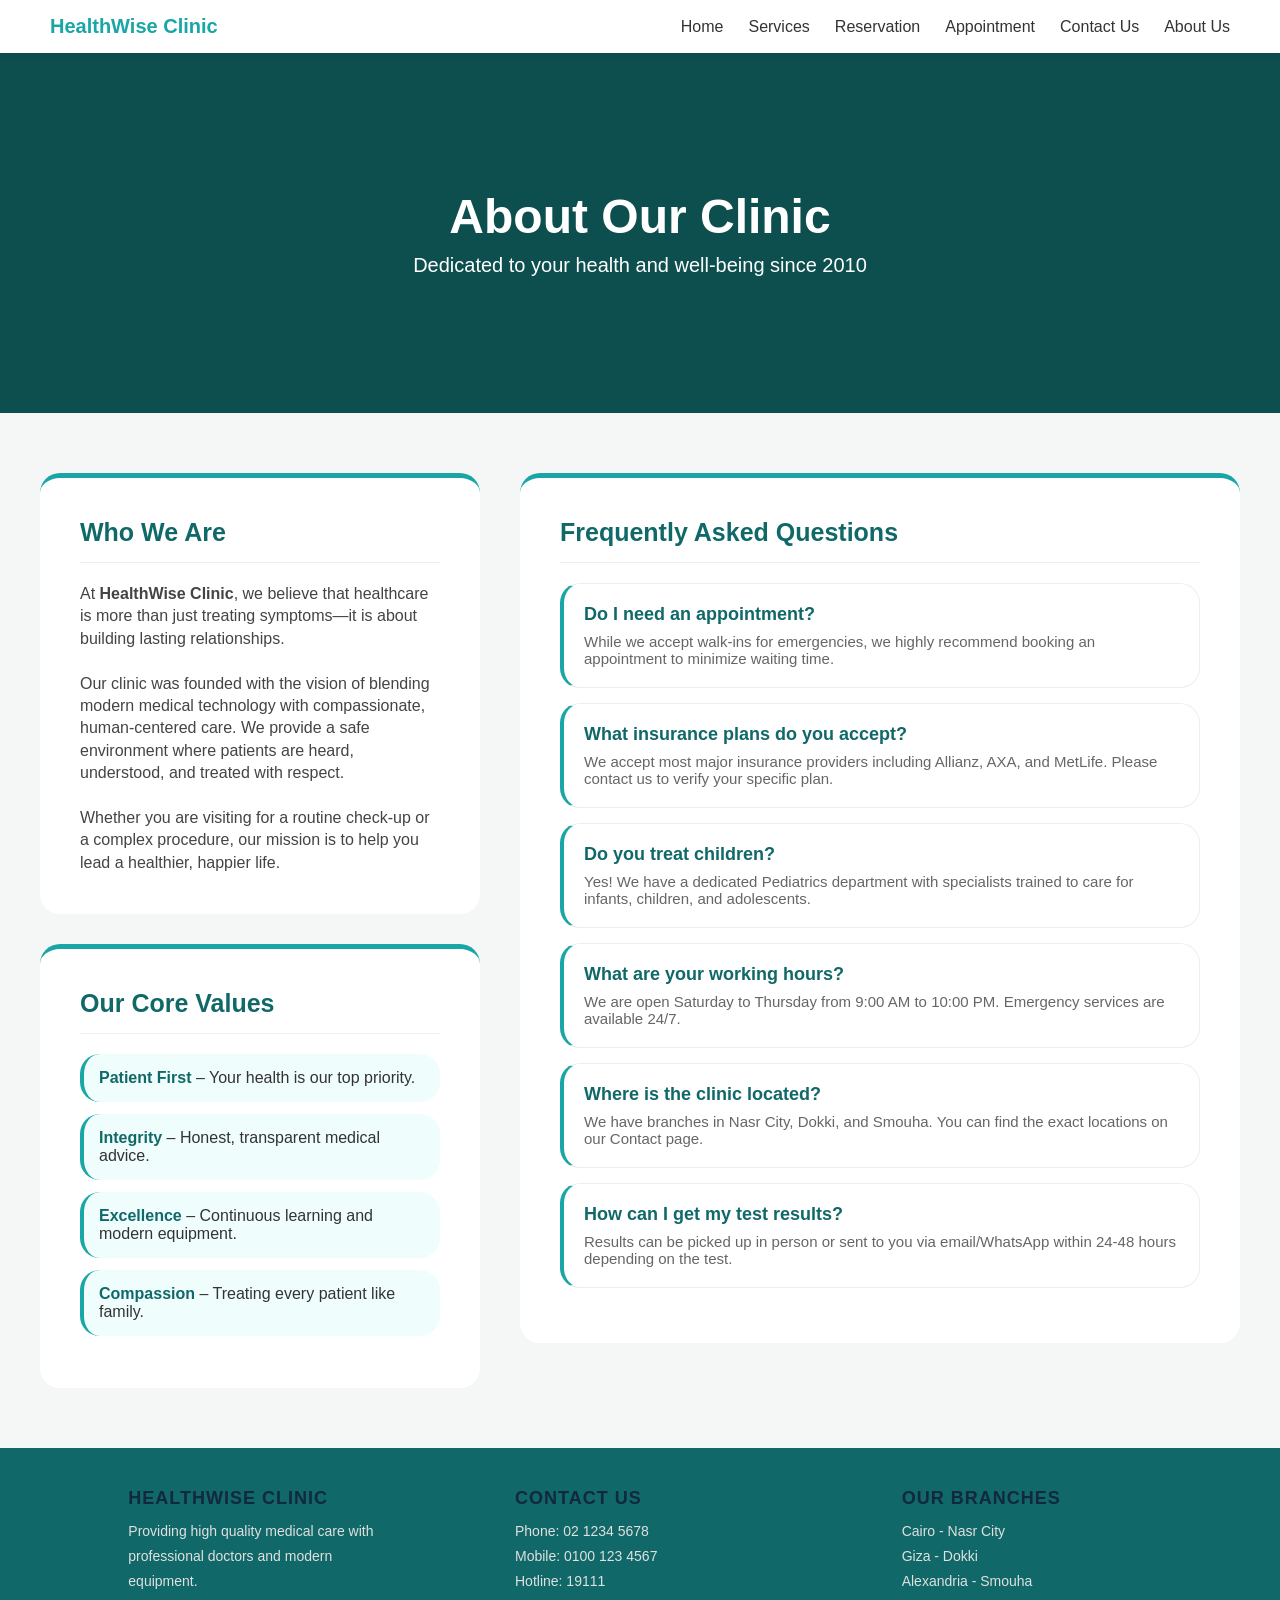
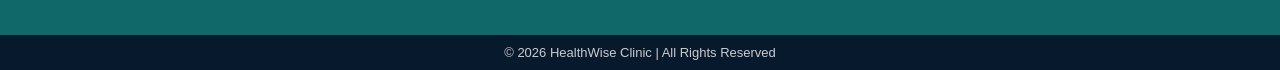
<file: About.html>
<!DOCTYPE html>
<html lang="en">
<head>
    <meta charset="UTF-8">
    <meta name="viewport" content="width=device-width, initial-scale=1.0">
    <title>About Us | HealthWise Clinic</title>
    <link rel="stylesheet" href="pro.css"> 
    </head>

<body class="about-page">

<nav class="navbar">
    <div class="logo">HealthWise Clinic</div>
  </a>
  <ul class="nav-links">
    <li><a href="index.html">Home</a></li>
    <li><a href="Services.html">Services</a></li>
    <li><a href="Reservation.html">Reservation</a></li>
    <li><a href="Appointment.html">Appointment</a></li>
    <li><a href="Contact Us.html">Contact Us</a></li>
    <li><a href="About.html">About Us</a></li>
  </ul>
</nav>

<section class="Hero">
  <h1>About Our Clinic</h1>
  <p>Dedicated to your health and well-being since 2010</p>
</section>

<div class="about-faq-container">
    
    <div class="left-column">

        <div class="info-card about">
            <h2>Who We Are</h2>
            <p>
                At <b>HealthWise Clinic</b>, we believe that healthcare is more than just treating symptoms—it is about building lasting relationships. 
                <br><br>
                Our clinic was founded with the vision of blending modern medical technology with compassionate, human-centered care. We provide a safe environment where patients are heard, understood, and treated with respect.
                <br><br>
                Whether you are visiting for a routine check-up or a complex procedure, our mission is to help you lead a healthier, happier life.
            </p>
        </div>

        <div class="info-card values">
            <h2>Our Core Values</h2>
            <ul class="values-list">
                <li><b>Patient First</b> – Your health is our top priority.</li>
                <li><b>Integrity</b> – Honest, transparent medical advice.</li>
                <li><b>Excellence</b> – Continuous learning and modern equipment.</li>
                <li><b>Compassion</b> – Treating every patient like family.</li>
            </ul>
        </div>

    </div>

    <div class="info-card faq">
        <h2>Frequently Asked Questions</h2>

        <div class="faq-item">
            <dt><b>Do I need an appointment?</b></dt>
            <dd>While we accept walk-ins for emergencies, we highly recommend booking an appointment to minimize waiting time.</dd>
        </div>

        <div class="faq-item">
            <dt><b>What insurance plans do you accept?</b></dt>
            <dd>We accept most major insurance providers including Allianz, AXA, and MetLife. Please contact us to verify your specific plan.</dd>
        </div>

        <div class="faq-item">
            <dt><b>Do you treat children?</b></dt>
            <dd>Yes! We have a dedicated Pediatrics department with specialists trained to care for infants, children, and adolescents.</dd>
        </div>

        <div class="faq-item">
            <dt><b>What are your working hours?</b></dt>
            <dd>We are open Saturday to Thursday from 9:00 AM to 10:00 PM. Emergency services are available 24/7.</dd>
        </div>

        <div class="faq-item">
            <dt><b>Where is the clinic located?</b></dt>
            <dd>We have branches in Nasr City, Dokki, and Smouha. You can find the exact locations on our Contact page.</dd>
        </div>

        <div class="faq-item">
            <dt><b>How can I get my test results?</b></dt>
            <dd>Results can be picked up in person or sent to you via email/WhatsApp within 24-48 hours depending on the test.</dd>
        </div>

    </div>

</div>

<footer class="footer">
  <div class="footer-container">
    <div class="footer-box">
      <h3>HealthWise Clinic</h3>
      <p>Providing high quality medical care with professional doctors and modern equipment.</p>
    </div>
    <div class="footer-box">
      <h3>Contact Us</h3>
      <p>Phone: 02 1234 5678</p>
      <p>Mobile: 0100 123 4567</p>
      <p>Hotline: 19111</p>
    </div>
    <div class="footer-box">
      <h3>Our Branches</h3>
      <p>Cairo - Nasr City</p>
      <p>Giza - Dokki</p>
      <p>Alexandria - Smouha</p>
    </div>
  </div>
  <div class="footer-bottom">
    <p>© 2026 HealthWise Clinic | All Rights Reserved</p>
  </div>
</footer>

</body>
</html>
</file>
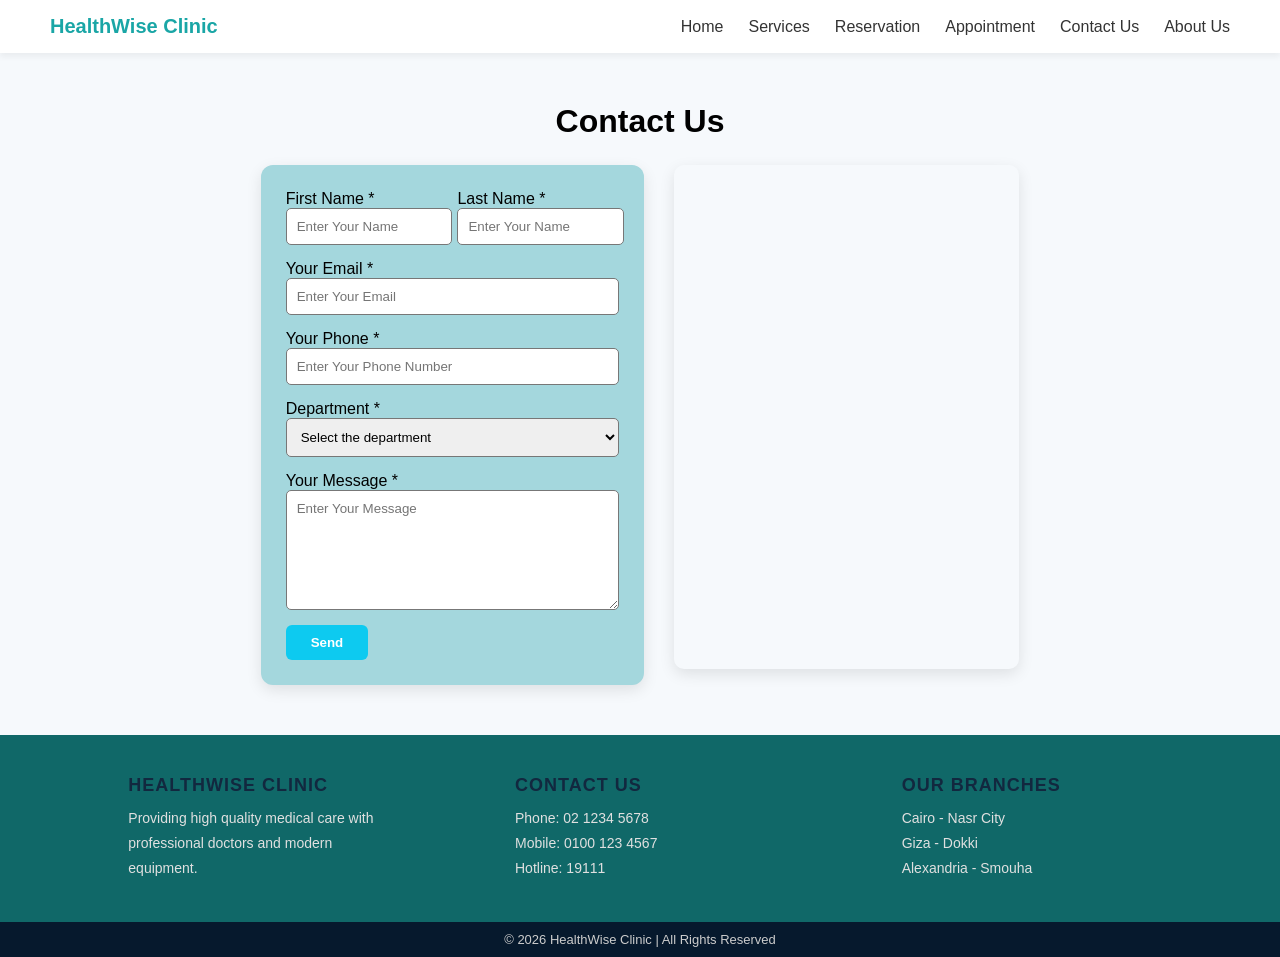
<file: Contact Us.html>
<!DOCTYPE html>
<html>
<head>
  <meta charset="UTF-8">
  <title>Contact Us</title>
  <link rel="stylesheet" href="pro.css">
</head>
<body>
<nav class="navbar">
  <a href="index.html" style="text-decoration: none;">
    <div class="logo">HealthWise Clinic</div>
  </a>
  <ul class="nav-links">
    <li><a href="index.html">Home</a></li>
    <li><a href="Services.html">Services</a></li>
    <li><a href="Reservation.html">Reservation</a></li>
    <li><a href="Appointment.html">Appointment</a></li>
    <li><a href="Contact Us.html">Contact Us</a></li>
    <li><a href="About.html">About Us</a></li>
  </ul>
</nav>

<section class="contact-section">

  <h1 class="contact-title">Contact Us</h1>

  <div class="contact-wrapper">

    <div class="contact-form">

      <form>

        <div class="row">
          <div class="input-box">
            <label>First Name *</label>
            <input type="text" placeholder="Enter Your Name">
          </div>

          <div class="input-box">
            <label>Last Name *</label>
            <input type="text" placeholder="Enter Your Name">
          </div>
        </div>

        <div class="input-box full">
          <label>Your Email *</label>
          <input type="email" placeholder="Enter Your Email">
        </div>

        <div class="input-box full">
          <label>Your Phone *</label>
          <input type="text" placeholder="Enter Your Phone Number">
        </div>

        <div class="input-box full">
          <label>Department *</label>
          <select>
            <option>Select the department</option>
            <option>Cardiology</option>
            <option>Pediatrics</option>
            <option>Neurology</option>
            <option>Orthopedics</option>
            <option>Stomatology</option>
            <option>Ophthalmology</option>
          </select>
        </div>

        <div class="input-box full">
          <label>Your Message *</label>
          <textarea placeholder="Enter Your Message"></textarea>
        </div>

        <button type="submit" class="send-btn">Send</button>

      </form>
    </div>


    <div class="map-box">
      <iframe 
        src="https://www.google.com/maps/embed?pb=!1m18!1m12!1m3!1d13825.312502871251!2d31.23571355!3d30.04442075!2m3!1f0!2f0!3f0!3m2!1i1024!2i768!4f13.1!3m3!1m2!1s0x145840c6c343def3%3A0xe5d2e2f14e0b0e0c!2z2YXYs9iq2LTZgdmJINin2YTZgtiv2YrYsSDYp9mE2YXYrNmFINin2YTYtNmF2YrYrw!5e0!3m2!1sar!2seg!4v1710000000000"
        width="100%" 
        height="500" 
        style="border:0;" 
        allowfullscreen 
        loading="lazy">
      </iframe>
    </div>

  </div>

</section>

<footer class="footer">
  <div class="footer-container">

    <div class="footer-box">
      <h3>HealthWise Clinic</h3>
      <p>Providing high quality medical care with professional doctors and modern equipment.</p>
    </div>

    <div class="footer-box">
      <h3>Contact Us</h3>
      <p>Phone: 02 1234 5678</p>
      <p>Mobile: 0100 123 4567</p>
      <p>Hotline: 19111</p>
    </div>

    <div class="footer-box">
      <h3>Our Branches</h3>
      <p>Cairo - Nasr City</p>
      <p>Giza - Dokki</p>
      <p>Alexandria - Smouha</p>
    </div>

  </div>

  <div class="footer-bottom">
    <p>© 2026 HealthWise Clinic | All Rights Reserved</p>
  </div>
</footer>
</body>
</html>
</file>
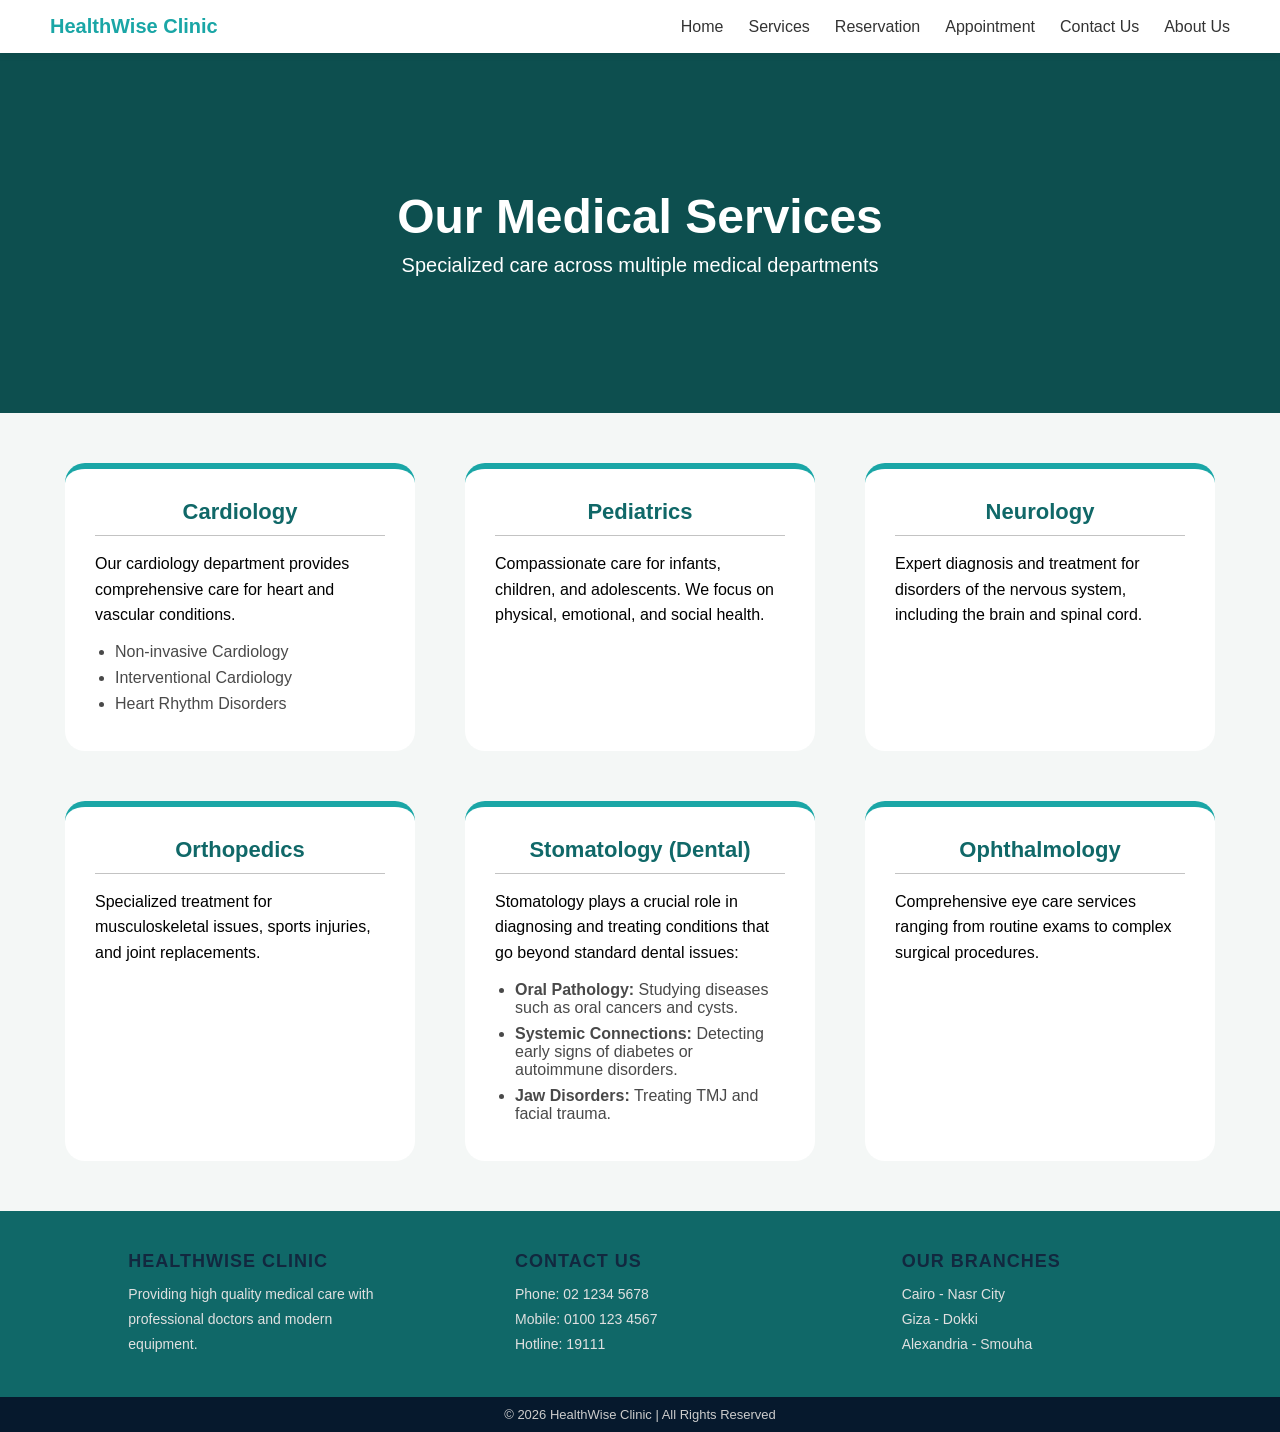
<file: Services.html>
<!DOCTYPE html>
<html lang="en">
<head>
  <meta charset="UTF-8">
  <title>Our Services | HealthWise Clinic</title>
  <link rel="stylesheet" href="pro.css">
</head>
<body>

<nav class="navbar">
  <a href="index.html" style="text-decoration: none;">
    <div class="logo">HealthWise Clinic</div>
  </a>
  <ul class="nav-links">
    <li><a href="index.html">Home</a></li>
    <li><a href="Services.html">Services</a></li>
    <li><a href="Reservation.html">Reservation</a></li>
    <li><a href="Appointment.html">Appointment</a></li>
    <li><a href="Contact Us.html">Contact Us</a></li>
    <li><a href="About.html">About Us</a></li>
  </ul>
</nav>

<section class="Hero">
  <h1>Our Medical Services</h1>
  <p>Specialized care across multiple medical departments</p>
</section>

<div class="services">

  <a href="Reservation.html" style="text-decoration: none;">
  <div class="scard">
    <h2>Cardiology</h2>
    <p>Our cardiology department provides comprehensive care for heart and vascular conditions.</p>
    <ul>
       <li>Non-invasive Cardiology</li>
       <li>Interventional Cardiology</li>
       <li>Heart Rhythm Disorders</li>
    </ul>
  </div>
  </a>

  <a href="Reservation.html" style="text-decoration: none;">
  <div class="scard">
    <h2>Pediatrics</h2>
    <p>Compassionate care for infants, children, and adolescents. We focus on physical, emotional, and social health.</p>
  </div>
  </a>

  <a href="Reservation.html" style="text-decoration: none;">
  <div class="scard">
    <h2>Neurology</h2>
    <p>Expert diagnosis and treatment for disorders of the nervous system, including the brain and spinal cord.</p>
  </div>
  </a>

  <a href="Reservation.html" style="text-decoration: none;">
  <div class="scard">
    <h2>Orthopedics</h2>
    <p>Specialized treatment for musculoskeletal issues, sports injuries, and joint replacements.</p>
  </div>
  </a>

  <a href="Reservation.html" style="text-decoration: none;">
  <div class="scard">
    <h2>Stomatology (Dental)</h2>
    <p>Stomatology plays a crucial role in diagnosing and treating conditions that go beyond standard dental issues:</p>
    <ul>
        <li><b>Oral Pathology:</b> Studying diseases such as oral cancers and cysts.</li>
        <li><b>Systemic Connections:</b> Detecting early signs of diabetes or autoimmune disorders.</li>
        <li><b>Jaw Disorders:</b> Treating TMJ and facial trauma.</li>
    </ul>
  </div>
  </a>

  <a href="Reservation.html" style="text-decoration: none;">
  <div class="scard">
    <h2>Ophthalmology</h2>
    <p>Comprehensive eye care services ranging from routine exams to complex surgical procedures.</p>
  </div>
  </a>

</div>
<footer class="footer">
  <div class="footer-container">
    <div class="footer-box">
      <h3>HealthWise Clinic</h3>
      <p>Providing high quality medical care with professional doctors and modern equipment.</p>
    </div>
    <div class="footer-box">
      <h3>Contact Us</h3>
      <p>Phone: 02 1234 5678</p>
      <p>Mobile: 0100 123 4567</p>
      <p>Hotline: 19111</p>
    </div>
    <div class="footer-box">
      <h3>Our Branches</h3>
      <p>Cairo - Nasr City</p>
      <p>Giza - Dokki</p>
      <p>Alexandria - Smouha</p>
    </div>
  </div>
  <div class="footer-bottom">
    <p>© 2026 HealthWise Clinic | All Rights Reserved</p>
  </div>
</footer>

</body>
</html>
</file>
<file: pro.css>
/* General Reset */
* {
  margin: 0;
  padding: 0;
  box-sizing: border-box;
  font-family: 'Segoe UI', Tahoma, Geneva, Verdana, sans-serif;
}

body {
  background-color: #f4f7f6; 
}

.navbar {
  position: sticky;
  top: 0;
  background: white;
  display: flex;
  justify-content: space-between;
  align-items: center;
  padding: 15px 50px;
  box-shadow: 0 4px 6px rgba(0,0,0,0.05); 
  z-index: 1000;
}

.logo {
  font-size: 24px;
  font-weight: bold;
  color: #1aa6a6;
}

.nav-links {
  list-style: none;
  display: flex;
  gap: 30px;
}

.nav-links a {
  text-decoration: none;
  color: #333;
  font-weight: 500;
  transition: color 0.3s;
}

.nav-links a:hover {
  color: #1aa6a6;
}

.Hero {
  height: 40vh;
  background-color: #0d4f4f;
  color: white;
  text-align: center;
  display: flex;
  flex-direction: column;
  justify-content: center;
}

.Hero h1 {
  font-size: 48px;
  margin-bottom: 10px;
}

.Hero p {
  font-size: 20px;
  font-weight: 300;
}

.services {
    display: flex;
    flex-wrap: wrap;
    gap: 50px;
    justify-content: center;
    padding: 50px 20px;
    max-width: 1200px;
    margin: 0 auto;
}

.scard {
    background: white;
    width: 350px; 
    padding: 30px;
    border-radius: 20px;
    display: flex;
    flex-direction: column;
    height: 100%;
    border-top: 6px solid #1aa6a6;
   
}

.scard:hover {
    background-color: #1aa6a6;
    
}

.scard h2 {
    color: #106868;
    margin-bottom: 15px;
    font-size: 22px;
    width: 100%;
    text-align: center;
    border-bottom: 1px solid #bebebeeb;
    padding-bottom: 10px;
}

.scard p {
    color: black;
    line-height: 1.6;
    margin-bottom: 15px;
    width: 100%; 
    text-align: left;
}

.scard ul {
    width: 100%;
    padding-left: 20px;
    text-align: left;
}

.scard li {
    color: #494949;
    margin-bottom: 8px;
    width: 100%; 
}
/* Carousel ارتفاع ثابت وشكل محترف */
#carouselExampleInterval img {
  height: 80vh;       /* ارتفاع مناسب للشاشة */
  object-fit: cover;  /* الصورة تملأ المساحة بدون تشويه */
}

/* شكل أزرار Prev/Next */
.carousel-control-prev-icon,
.carousel-control-next-icon {
  background-color: rgba(0,0,0,0.5);
  border-radius: 50%;
  padding: 10px;
}

/* نقاط الكاروسيل */
.carousel-indicators button {
  background-color: white;
  width: 12px;
  height: 12px;
  border-radius: 50%;
}
.carousel-indicators .active {
  background-color: #007bff;
}

/* Departments */
.departments {
  padding: 50px;
  text-align: center;
  background: #f6f9fc;
}

.departments h2 {
  margin-bottom: 30px;
  font-size: 28px;
  color: #333;
}

.cards {
  display: grid;
  grid-template-columns: repeat(2, 1fr);
  gap: 20px;
}

.card {
  background: white;
  padding: 25px;
  border-radius: 12px;
  box-shadow: 0 5px 15px rgba(0,0,0,0.1);
}

.card:hover {
  transform: translateY(-8px);
  background: #1aa6a6;
  color: white;
  transition: 0.3s;

}
/* Footer */
.footer {
  background: #106868;
  color: white;
  padding: 50px 0 0;
}

.footer-container {
  display: flex;
  justify-content: space-around;
  flex-wrap: wrap;
  max-width: 1200px;
  margin: auto;
  padding: 0 20px;
}

.footer-box {
  width: 300px;
  margin-bottom: 30px;
}

.footer-box h3 {
  color: #8edbdb; /* Lighter teal for headings on dark bg */
  margin-bottom: 15px;
  font-size: 18px;
  text-transform: uppercase;
  letter-spacing: 1px;
}

.footer-box p {
  font-size: 15px;
  line-height: 1.8;
  color: #e0e0e0;
}

.footer-bottom {
  background: #0d4f4f; /* Slightly darker shade */
  text-align: center;
  padding: 20px;
  margin-top: 20px;
  font-size: 14px;
  color: #ccc;
}



.doctors-section h2 {
  text-align: center;
  margin-bottom: 30px;
  font-size: 28px;
  color: #333;
}

/* Grid */
.doctors-grid {
  display: grid;
  gap: 20px;
}

/* Doctor Card */
.doctor-card {
  background: white;
  padding: 15px;
  border-radius: 12px;
  display: flex;
  align-items: center;
  gap: 15px;
  box-shadow: 0 5px 15px rgba(0,0,0,0.1);
  transition: 0.3s;

}

.doctor-card:hover {
  transform: translateY(-5px);
}

/* Doctor Image */
.doctor-card img {
  width: 70px;
  height: 70px;
  border-radius: 50%;
  object-fit: cover;
}

/* Info */
.doc-info h3 {
  font-size: 16px;
  color: #1a7f7f;
}

.specialty {
  font-size: 14px;
  color: gray;
}

.rating, .location {
  font-size: 13px;
  color: #555;
}

.price {
  font-size: 14px;
  font-weight: bold;
  color: #164c45;
}

/* Button */
.book-btn {
  margin-left: auto;
  background: #164c45;
  color: white;
  border: none;
  padding: 8px 18px;
  border-radius: 8px;
  cursor: pointer;
  font-size: 14px;
}

.book-btn:hover {
  background: #e85d04;
}

/* About us */
.about-page {
    background-color: #f4f7f6;
}

.about-faq-container {
    display: flex;
    justify-content: center;
    align-items: flex-start;
    gap: 40px;
    padding: 60px 40px; 
    max-width: 1400px;
    margin: auto;
    flex-wrap: wrap; 
}

.left-column {
    display: flex;
    flex-direction: column;
    gap: 30px; 
    width: 35%;
    min-width: 360px;
    flex: 1; 
}

.info-card.faq {
    width: 60%;
    min-width: 400px;

}
.info-card {
    background-color: white;
    color: #555;
    padding: 40px;
    border-radius: 20px;
    border-top: 5px solid #1aa6a6; 
}

.info-card h2 {
    color: #106868; 
    margin-bottom: 20px;
    font-size: 25px;
    border-bottom: 1px solid #eee;
    padding-bottom: 15px;
}

.info-card p {
    font-size: 16px;
    line-height: 1.4;
    color: #444;
}

.values-list {
    list-style: none;
    padding: 0;
    margin: 0;
}

.values-list li {
    background-color: #f0fdfd; 
    padding: 15px;
    border-radius: 20px;
    margin-bottom: 12px;
    color: #333;
    border-left: 4px solid #1aa6a6; 
}

.values-list li b {
    color: #106868;
}

.faq-item {
    background-color: #fff;
    border: 1px solid #eee;
    padding: 20px;
    border-radius: 20px;
    margin-bottom: 15px;
    border-left: 4px solid #1aa6a6;

}

.faq-item:hover {
    background-color: #f9f9f9;
    border-color: #1aa6a6; 
}

.faq-item dt {
    color: #106868;
    font-size: 18px;
    margin-bottom: 8px;
    cursor: default;
}

.faq-item dd {
    color: #666;
    font-size: 15px;
}
/* ContactUs */
* {
  margin: 0;
  padding: 0;
  box-sizing: border-box;
  font-family: Arial, sans-serif;
}

.logo {
  font-size: 20px;
  font-weight: bold;
  color: #1aa6a6;
}

.nav-links {
  list-style: none;
  display: flex;
  gap: 25px;
}

.nav-links a {
  text-decoration: none;
  color: #333;
  font-weight: 500;
}

.nav-links a:hover {
  color: #0dcaf0;
}

.login-btn {
  padding: 8px 20px;
  border: none;
  background: #1aa6a6;
  color: white;
  border-radius: 6px;
  cursor: pointer;
}


.contact-section {
  padding: 50px;
  background: #f6f9fc;
  display: flex;
  flex-direction: column;
  align-items: center;
}

.contact-title {
  font-size: 32px;
  margin-bottom: 25px;
  text-align: center;
}

.contact-form {
  width: 50%;
  background: #a4d7dd;
  padding: 25px;
  border-radius: 12px;
  box-shadow: 0 5px 15px rgba(0,0,0,0.1);
}

.row {
  display: flex;
  gap: 5px;
}

.row .input-box {
  width: 50%;
}

.input-box {
  display: flex;
  flex-direction: column;
  width: 100%;
  margin-bottom: 15px;
}

.input-box.full {
  width: 100%;
}

.input-box input,
.input-box select,
.input-box textarea {
  padding: 10px;
  border-radius: 5px;
  border: 1px solid #777;
}

textarea {
  height: 120px;
}

.send-btn {
  padding: 10px 25px;
  background: #0dcaf0;
  border: none;
  border-radius: 6px;
  cursor: pointer;
  color: white;
  font-weight: bold;
}


.hospital-bar {
  background: white;
  padding: 20px;
  border-radius: 10px;
  margin-top: 25px;
  text-align: center;
  box-shadow: 0 5px 15px rgba(0,0,0,0.1);
  border-left: 6px solid #1aa6a6;
}

.footer {
  background: #106868;
  color: white;
  padding: 40px 0 0;
}

.footer-container {
  display: flex;
  justify-content: space-around;
  flex-wrap: wrap;
  max-width: 1200px;
  margin: auto;
  padding: 0 20px;
}

.footer-box {
  width: 250px;
  margin-bottom: 20px;
}

.footer-box h3 {
  color: #12283f;
  margin-bottom: 10px;
}

.footer-box p {
  font-size: 14px;
  line-height: 1.8;
}

.footer-bottom {
  background: #06192d;
  text-align: center;
  padding: 10px;
  margin-top: 20px;
  font-size: 13px;
}
.contact-wrapper {
  display: flex;
  gap: 30px;
}

.map-box {
  width: 45%;
  border-radius: 10px;
  overflow: hidden;
  box-shadow: 0 5px 15px rgba(0,0,0,0.1);
}


.send-btn {
  padding: 10px 25px;
  background: #0dcaf0;
  border: none;
  border-radius: 6px;
  cursor: pointer;
  color: white;
  font-weight: bold;
}
.contact-wrapper {
  display: flex;
  justify-content: center;
  align-items: flex-start;
  gap: 30px;
}

.contact-form {
  width: 50%;
}

.map-box {
  width: 45%;
  border-radius: 10px;
  overflow: hidden;
  box-shadow: 0 5px 15px rgba(0,0,0,0.1);
}

.map-box iframe {
  width: 100%;
  height: 500px;
  border: 0;
}

/* extra page */
.main-container{
  display: flex;
  padding: 20px 5%;
  gap: 15px;
  justify-content: center;
  align-items: center;
  margin-bottom:30px ;
  width: 100%;
}
.filters-sidebar{
  width: 350px;
  flex-shrink: 0;
}
.filter-group{
  margin-bottom: 15px;
}
.filter-group select,
.filter-group input{
  width: 100%;
  padding: 12px;
  border: 1px;
  border-radius: 8px;
  color: black;
}

.Extra-page{
  background-image: url(../stethoscope-doctors-gown-background.jpg);
  background-size: cover;
}
</file>
